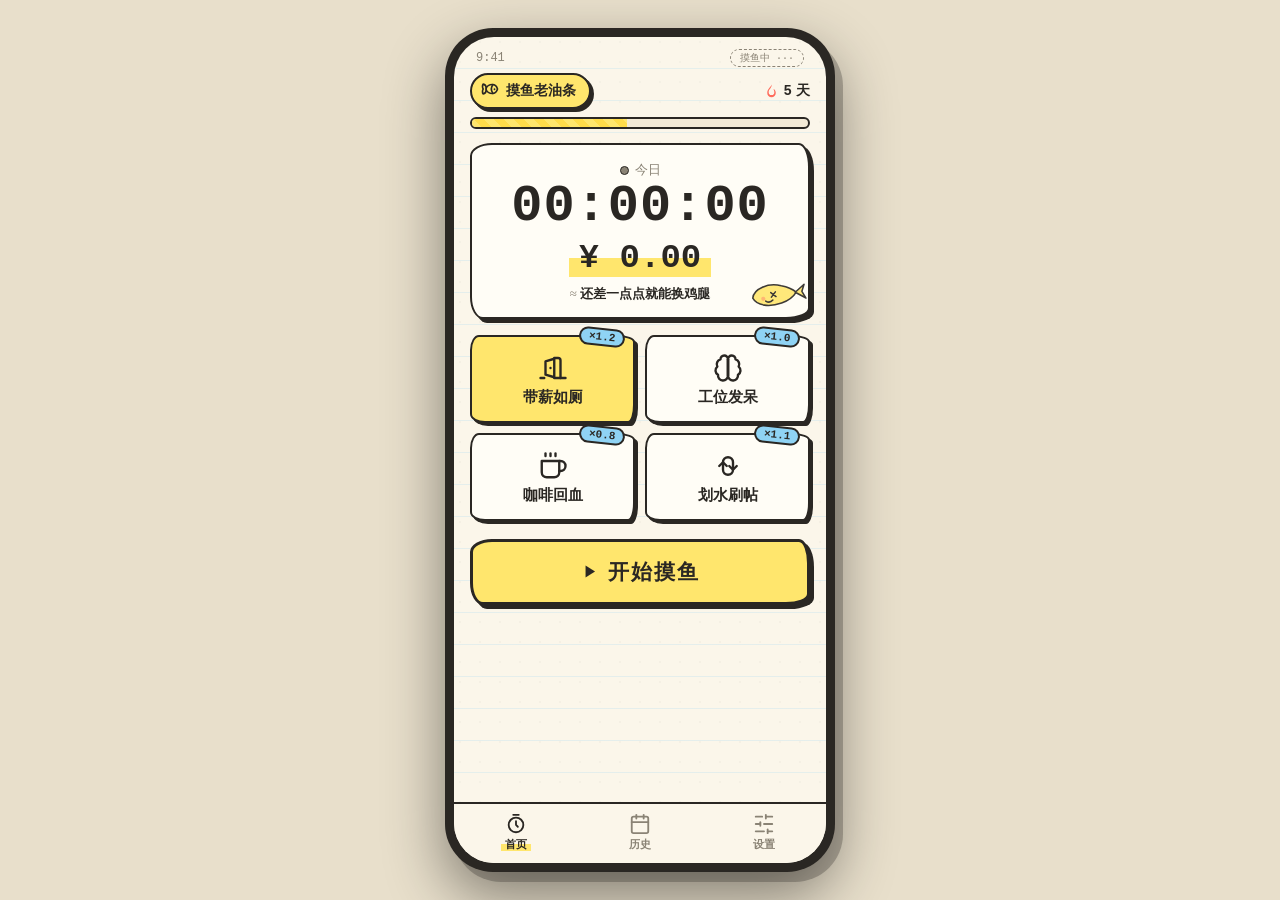
<file: index.html>
<!DOCTYPE html>
<html lang="zh-CN">
<head>
<meta charset="UTF-8">
<meta name="viewport" content="width=device-width, initial-scale=1.0, viewport-fit=cover">
<title>摸鱼战绩计算器</title>
<link rel="stylesheet" href="styles.css">
</head>
<body data-page="home">
<div class="stage"><div class="phone"><div class="screen">
  <main class="page">
    <div class="statusbar"><span>9:41</span><span class="capsule">摸鱼中 ···</span></div>

    <!-- HUD -->
    <div class="hud rise">
      <div class="lv-chip"><span id="homeLvIcon"></span><span id="homeLv">摸鱼新手</span></div>
      <div class="streak"><svg viewBox="0 0 24 24" stroke="currentColor" stroke-width="0"><path d="M12 2c1 5-4 6-4 11a4 4 0 0 0 8 0c0-2-1-3-1-5 3 2 3 5 3 6a6 6 0 0 1-12 0c0-6 5-8 6-12z"/></svg><span id="streakNum">3</span>天</div>
    </div>
    <div class="xp rise"><i id="homeXp" style="width:0%"></i></div>

    <!-- 今日战绩 -->
    <div class="hero rise">
      <div class="dot-row"><span class="live-dot"></span><span class="t-lbl" id="liveLbl">今日</span></div>
      <div class="time" id="tTime">00:00:00</div>
      <div class="money" id="tMoney">¥ 0.00</div>
      <div class="eq" id="tEq">≈ <b>还差一点点就能换鸡腿</b></div>
      <div class="session-tag" id="sessionTag" style="display:none;"><span></span></div>
      <svg class="mascot" viewBox="0 0 120 84" fill="none" aria-hidden="true">
        <path d="M16 46 C20 28 50 20 74 30 C88 35 96 41 101 46 C96 52 86 60 70 63 C46 68 22 62 16 46 Z" fill="#FFE66D" stroke="#2A2723" stroke-width="3" stroke-linejoin="round"/>
        <path d="M99 46 L118 33 L112 46 L118 60 Z" fill="#FFE66D" stroke="#2A2723" stroke-width="3" stroke-linejoin="round"/>
        <path d="M52 40 l9 9 M61 40 l-9 9" stroke="#2A2723" stroke-width="3" stroke-linecap="round"/>
        <path d="M40 55 q7 6 14 0" stroke="#2A2723" stroke-width="3" stroke-linecap="round" fill="none"/>
        <circle cx="36" cy="50" r="4" fill="#FF6B5B" opacity=".45"/>
      </svg>
    </div>

    <!-- 赛道 -->
    <div class="type-grid rise" id="typeGrid"></div>

    <div class="home-actions rise">
      <button class="btn-big btn-start" id="mainBtn">开始摸鱼</button>
      <button class="btn-ghost" id="btnEnd" style="display:none;">收工结算</button>
    </div>
  </main>

  <div class="modal-mask" id="settleModal">
    <div class="modal">
      <div class="tape"></div>
      <h3>今日结算</h3>
      <div class="m-time" id="mTime">00:00:00</div>
      <div class="m-money" id="mMoney">¥ 0.00</div>
      <div class="m-quip" id="mQuip"></div>
      <div class="m-actions">
        <button class="btn-big secondary" id="mClose">完成</button>
        <a class="btn-big btn-start" href="share.html">出战报</a>
      </div>
    </div>
  </div>

  <nav class="tabbar">
    <a class="tab" data-nav="home" href="index.html"><svg viewBox="0 0 24 24" fill="none" stroke="currentColor" stroke-linecap="round" stroke-linejoin="round"><circle cx="12" cy="13" r="8"/><path d="M12 9v4l2 2"/><path d="M9 2h6"/></svg><span>首页</span></a>
    <a class="tab" data-nav="history" href="history.html"><svg viewBox="0 0 24 24" fill="none" stroke="currentColor" stroke-linecap="round" stroke-linejoin="round"><rect width="18" height="18" x="3" y="4" rx="2"/><path d="M16 2v4"/><path d="M8 2v4"/><path d="M3 10h18"/></svg><span>历史</span></a>
    <a class="tab" data-nav="settings" href="settings.html"><svg viewBox="0 0 24 24" fill="none" stroke="currentColor" stroke-linecap="round" stroke-linejoin="round"><line x1="21" x2="14" y1="4" y2="4"/><line x1="10" x2="3" y1="4" y2="4"/><line x1="21" x2="12" y1="12" y2="12"/><line x1="8" x2="3" y1="12" y2="12"/><line x1="21" x2="16" y1="20" y2="20"/><line x1="12" x2="3" y1="20" y2="20"/><line x1="14" x2="14" y1="2" y2="6"/><line x1="8" x2="8" y1="10" y2="14"/><line x1="16" x2="16" y1="18" y2="22"/></svg><span>设置</span></a>
  </nav>
</div></div></div>
<script src="mock.js"></script>
<script src="app.js"></script>
</body>
</html>
</file>
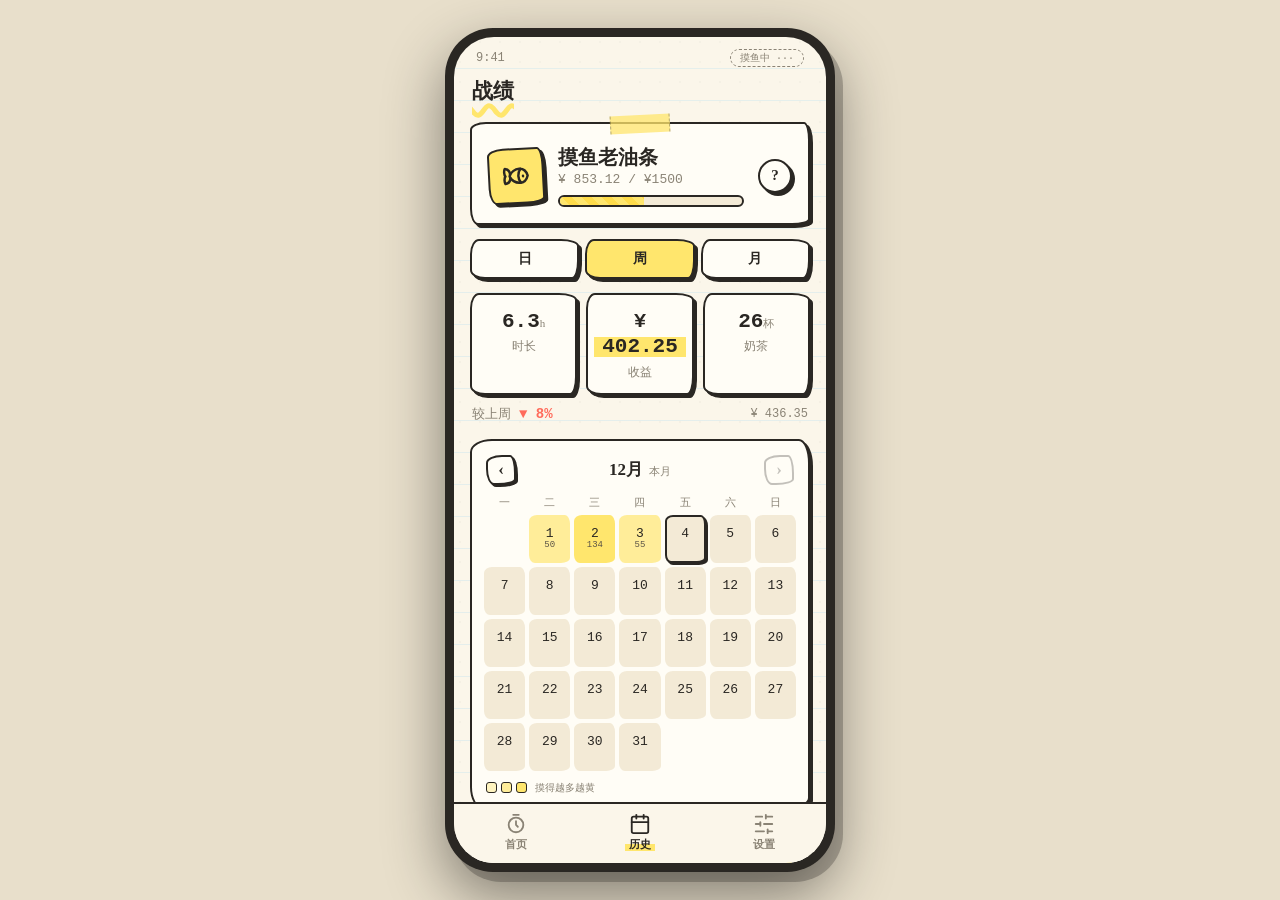
<file: history.html>
<!DOCTYPE html>
<html lang="zh-CN">
<head>
<meta charset="UTF-8">
<meta name="viewport" content="width=device-width, initial-scale=1.0, viewport-fit=cover">
<title>历史战绩 · 摸鱼战绩计算器</title>
<link rel="stylesheet" href="styles.css">
</head>
<body data-page="history">
<div class="stage"><div class="phone"><div class="screen">
  <main class="page">
    <div class="statusbar"><span>9:41</span><span class="capsule">摸鱼中 ···</span></div>

    <div class="page-head rise"><h1>战绩</h1></div>

    <div class="card level-card rise">
      <div class="tape"></div>
      <div class="lv-icon" id="lvIcon"></div>
      <div style="flex:1;min-width:0;">
        <div class="lv-name" id="lvName">摸鱼新手</div>
        <div class="lv-range" id="lvTotal">¥0 / ¥10</div>
        <div class="bar"><i id="lvBar" style="width:0%"></i></div>
      </div>
      <button class="lv-info" id="btnLvInfo" title="等级说明">?</button>
    </div>

    <!-- 日 / 周 / 月 -->
    <div class="seg seg-sm range-seg rise" id="rangeSeg">
      <button data-range="day">日</button>
      <button data-range="week">周</button>
      <button data-range="month">月</button>
    </div>

    <div class="stat-row rise">
      <div class="stat"><div class="s-v" id="mHours">0<small>h</small></div><div class="s-k">时长</div></div>
      <div class="stat"><div class="s-v hi" id="mMoney">¥0</div><div class="s-k">收益</div></div>
      <div class="stat"><div class="s-v" id="mCups">0<small>杯</small></div><div class="s-k">奶茶</div></div>
    </div>

    <div class="cmp rise" id="cmpLine"></div>

    <!-- 月历 -->
    <div class="cal rise">
      <div class="cal-head">
        <button class="cal-nav" id="calPrev" aria-label="上个月">‹</button>
        <div class="cal-title" id="calTitle">10月<small>本月</small></div>
        <button class="cal-nav" id="calNext" aria-label="下个月" disabled>›</button>
      </div>
      <div class="cal-week"><span>一</span><span>二</span><span>三</span><span>四</span><span>五</span><span>六</span><span>日</span></div>
      <div class="cal-grid" id="calGrid"></div>
      <div class="cal-legend"><i class="lg1"></i><i class="lg2"></i><i class="lg3"></i><span>摸得越多越黄</span></div>
    </div>

    <div class="card cal-detail rise" id="calDetail"></div>
  </main>

  <!-- 等级说明 -->
  <div class="modal-mask" id="lvModal">
    <div class="modal modal-wide">
      <div class="tape"></div>
      <h3>等级说明</h3>
      <div class="lv-list" id="lvList"></div>
      <div class="m-actions" style="margin-top:14px;">
        <button class="btn-big secondary" id="lvClose">知道了</button>
      </div>
    </div>
  </div>

  <nav class="tabbar">
    <a class="tab" data-nav="home" href="index.html"><svg viewBox="0 0 24 24" fill="none" stroke="currentColor" stroke-linecap="round" stroke-linejoin="round"><circle cx="12" cy="13" r="8"/><path d="M12 9v4l2 2"/><path d="M9 2h6"/></svg><span>首页</span></a>
    <a class="tab" data-nav="history" href="history.html"><svg viewBox="0 0 24 24" fill="none" stroke="currentColor" stroke-linecap="round" stroke-linejoin="round"><rect width="18" height="18" x="3" y="4" rx="2"/><path d="M16 2v4"/><path d="M8 2v4"/><path d="M3 10h18"/></svg><span>历史</span></a>
    <a class="tab" data-nav="settings" href="settings.html"><svg viewBox="0 0 24 24" fill="none" stroke="currentColor" stroke-linecap="round" stroke-linejoin="round"><line x1="21" x2="14" y1="4" y2="4"/><line x1="10" x2="3" y1="4" y2="4"/><line x1="21" x2="12" y1="12" y2="12"/><line x1="8" x2="3" y1="12" y2="12"/><line x1="21" x2="16" y1="20" y2="20"/><line x1="12" x2="3" y1="20" y2="20"/><line x1="14" x2="14" y1="2" y2="6"/><line x1="8" x2="8" y1="10" y2="14"/><line x1="16" x2="16" y1="18" y2="22"/></svg><span>设置</span></a>
  </nav>
</div></div></div>
<script src="mock.js"></script>
<script src="app.js"></script>
</body>
</html>
</file>
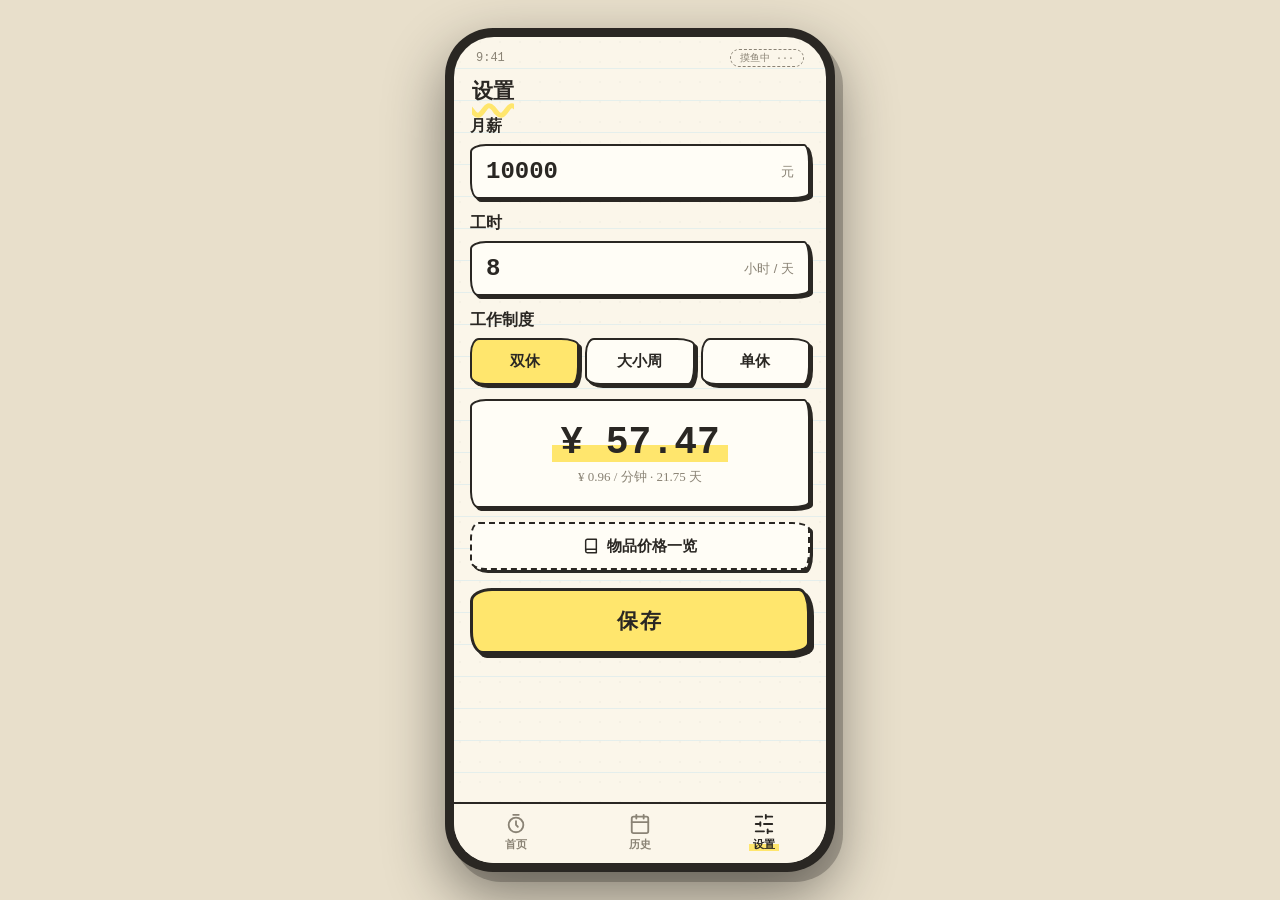
<file: settings.html>
<!DOCTYPE html>
<html lang="zh-CN">
<head>
<meta charset="UTF-8">
<meta name="viewport" content="width=device-width, initial-scale=1.0, viewport-fit=cover">
<title>设置 · 摸鱼战绩计算器</title>
<link rel="stylesheet" href="styles.css">
</head>
<body data-page="settings">
<div class="stage"><div class="phone"><div class="screen">
  <main class="page">
    <div class="statusbar"><span>9:41</span><span class="capsule">摸鱼中 ···</span></div>

    <div class="page-head rise"><h1>设置</h1></div>

    <div class="field rise">
      <div class="f-lbl">月薪</div>
      <div class="input-wrap"><input id="fSalary" type="number" inputmode="decimal" placeholder="10000"><span class="unit">元</span></div>
    </div>

    <div class="field rise">
      <div class="f-lbl">工时</div>
      <div class="input-wrap"><input id="fHours" type="number" inputmode="decimal" placeholder="8"><span class="unit">小时 / 天</span></div>
    </div>

    <div class="field rise">
      <div class="f-lbl">工作制度</div>
      <div class="seg" id="schemeSeg">
        <button data-scheme="double">双休</button>
        <button data-scheme="bigsm">大小周</button>
        <button data-scheme="single">单休</button>
      </div>
    </div>

    <div class="card rate-card rise">
      <div class="r-main" id="rHour">¥ --</div>
      <div class="r-sub" id="rMinute"></div>
    </div>

    <button class="btn-ghost rise" id="btnPrice" style="margin-top:14px;">
      <svg width="16" height="16" viewBox="0 0 24 24" fill="none" stroke="currentColor" stroke-width="2.2" stroke-linecap="round" stroke-linejoin="round"><path d="M4 19.5v-15A2.5 2.5 0 0 1 6.5 2H20v20H6.5a2.5 2.5 0 0 1 0-5H20"/></svg>
      物品价格一览
    </button>

    <div class="home-actions rise">
      <button class="btn-big btn-start" id="saveBtn">保存</button>
    </div>
  </main>

  <nav class="tabbar">
    <a class="tab" data-nav="home" href="index.html"><svg viewBox="0 0 24 24" fill="none" stroke="currentColor" stroke-linecap="round" stroke-linejoin="round"><circle cx="12" cy="13" r="8"/><path d="M12 9v4l2 2"/><path d="M9 2h6"/></svg><span>首页</span></a>
    <a class="tab" data-nav="history" href="history.html"><svg viewBox="0 0 24 24" fill="none" stroke="currentColor" stroke-linecap="round" stroke-linejoin="round"><rect width="18" height="18" x="3" y="4" rx="2"/><path d="M16 2v4"/><path d="M8 2v4"/><path d="M3 10h18"/></svg><span>历史</span></a>
    <a class="tab" data-nav="settings" href="settings.html"><svg viewBox="0 0 24 24" fill="none" stroke="currentColor" stroke-linecap="round" stroke-linejoin="round"><line x1="21" x2="14" y1="4" y2="4"/><line x1="10" x2="3" y1="4" y2="4"/><line x1="21" x2="12" y1="12" y2="12"/><line x1="8" x2="3" y1="12" y2="12"/><line x1="21" x2="16" y1="20" y2="20"/><line x1="12" x2="3" y1="20" y2="20"/><line x1="14" x2="14" y1="2" y2="6"/><line x1="8" x2="8" y1="10" y2="14"/><line x1="16" x2="16" y1="18" y2="22"/></svg><span>设置</span></a>
  </nav>
</div></div></div>
<script src="mock.js"></script>
<script src="app.js"></script>
</body>
</html>
</file>
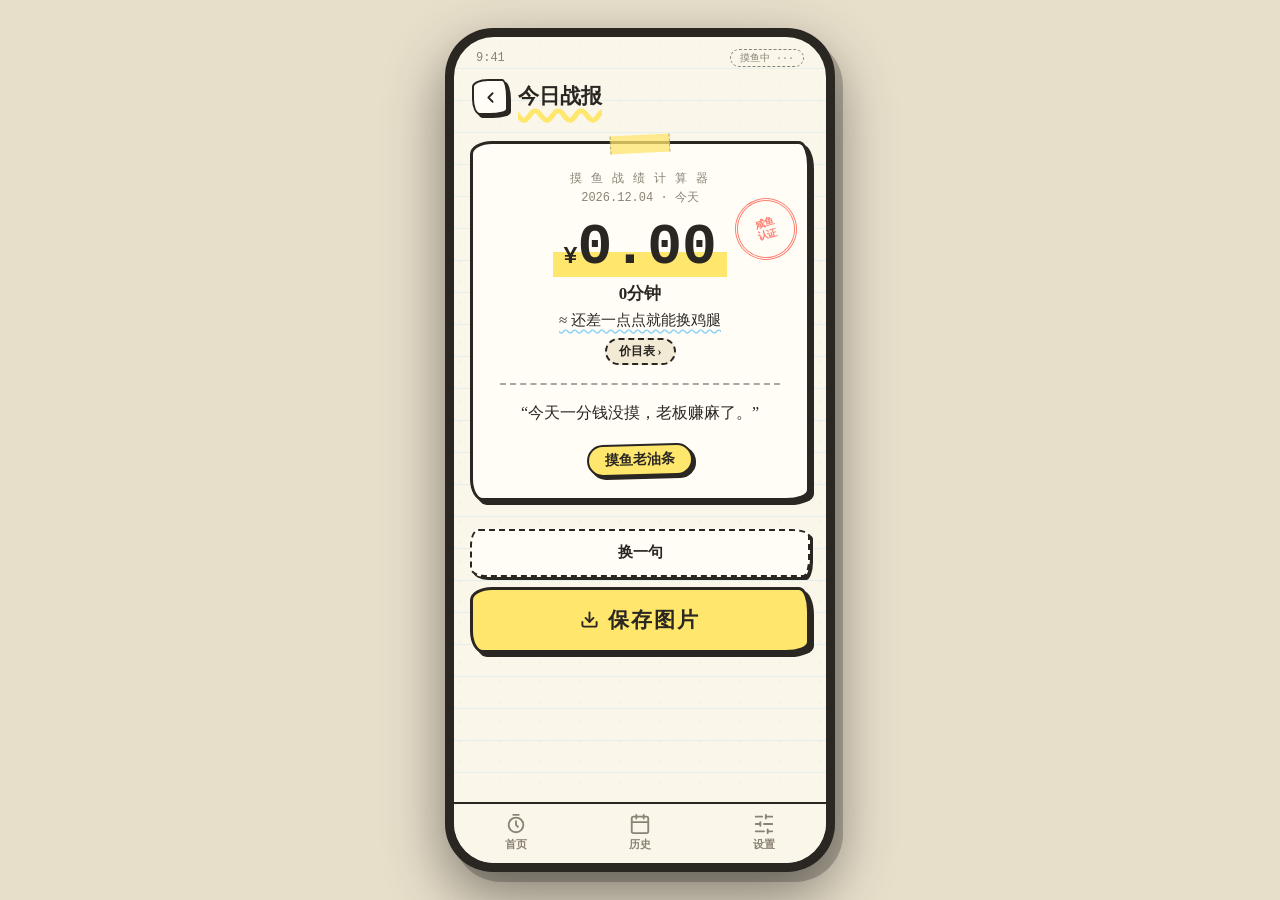
<file: share.html>
<!DOCTYPE html>
<html lang="zh-CN">
<head>
<meta charset="UTF-8">
<meta name="viewport" content="width=device-width, initial-scale=1.0, viewport-fit=cover">
<title>今日战报 · 摸鱼战绩计算器</title>
<link rel="stylesheet" href="styles.css">
</head>
<body data-page="share">
<div class="stage"><div class="phone"><div class="screen">
  <main class="page">
    <div class="statusbar"><span>9:41</span><span class="capsule">摸鱼中 ···</span></div>

    <div class="page-head rise">
      <a class="back" href="index.html"><svg width="17" height="17" viewBox="0 0 24 24" fill="none" stroke="currentColor" stroke-width="2.6" stroke-linecap="round" stroke-linejoin="round"><path d="m15 18-6-6 6-6"/></svg></a>
      <h1>今日战报</h1>
    </div>

    <div class="report-card rise">
      <div class="tape"></div>
      <div class="stamp">咸鱼<br>认证</div>
      <div class="rc-brand">摸 鱼 战 绩 计 算 器</div>
      <div class="rc-date" id="rcDate"></div>
      <div class="rc-money" id="rcMoney"><small>¥</small>0.00</div>
      <div class="rc-dur" id="rcDur">0分钟</div>
      <div class="rc-eq" id="rcEq"></div>
      <button class="price-entry" id="btnPrice">价目表 ›</button>
      <div class="rc-quip" id="rcQuip"></div>
      <div class="rc-level" id="rcLevel">摸鱼新手</div>
    </div>

    <div class="report-actions rise">
      <button class="btn-ghost" id="btnQuip">换一句</button>
      <button class="btn-big btn-start" id="btnSave">
        <svg width="19" height="19" viewBox="0 0 24 24" fill="none" stroke="currentColor" stroke-width="2.4" stroke-linecap="round" stroke-linejoin="round"><path d="M21 15v4a2 2 0 0 1-2 2H5a2 2 0 0 1-2-2v-4"/><path d="m7 10 5 5 5-5"/><path d="M12 15V3"/></svg>
        保存图片
      </button>
    </div>
  </main>

  <nav class="tabbar">
    <a class="tab" data-nav="home" href="index.html"><svg viewBox="0 0 24 24" fill="none" stroke="currentColor" stroke-linecap="round" stroke-linejoin="round"><circle cx="12" cy="13" r="8"/><path d="M12 9v4l2 2"/><path d="M9 2h6"/></svg><span>首页</span></a>
    <a class="tab" data-nav="history" href="history.html"><svg viewBox="0 0 24 24" fill="none" stroke="currentColor" stroke-linecap="round" stroke-linejoin="round"><rect width="18" height="18" x="3" y="4" rx="2"/><path d="M16 2v4"/><path d="M8 2v4"/><path d="M3 10h18"/></svg><span>历史</span></a>
    <a class="tab" data-nav="settings" href="settings.html"><svg viewBox="0 0 24 24" fill="none" stroke="currentColor" stroke-linecap="round" stroke-linejoin="round"><line x1="21" x2="14" y1="4" y2="4"/><line x1="10" x2="3" y1="4" y2="4"/><line x1="21" x2="12" y1="12" y2="12"/><line x1="8" x2="3" y1="12" y2="12"/><line x1="21" x2="16" y1="20" y2="20"/><line x1="12" x2="3" y1="20" y2="20"/><line x1="14" x2="14" y1="2" y2="6"/><line x1="8" x2="8" y1="10" y2="14"/><line x1="16" x2="16" y1="18" y2="22"/></svg><span>设置</span></a>
  </nav>
</div></div></div>
<script src="mock.js"></script>
<script src="app.js"></script>
</body>
</html>
</file>
<file: styles.css>
/* ============================================================
 * 咸鱼涂鸦 · 游戏面板版
 * 原则：大字优先、少字、可点区域大、像游戏 HUD
 * ============================================================ */
:root{
  --paper:#FBF6EA; --paper2:#F3EAD6; --card:#FFFDF6;
  --ink:#2A2723; --ink-soft:#8A8375;
  --hi:#FFE66D; --sea:#8FD3F4; --coral:#FF6B5B; --mint:#7BC47F;
  --doodle:"Chalkboard SE","Comic Sans MS","STKaiti","KaiTi","楷体",cursive;
  --body:"PingFang SC","Microsoft YaHei","Hiragino Sans GB",sans-serif;
  --marker:"Comic Sans MS","Chalkboard SE","Marker Felt","Courier New",monospace;
  --r1:16px 6px 18px 8px / 8px 18px 6px 16px;
  --r2:9px 18px 7px 15px / 15px 7px 18px 9px;
  --r3:22px 11px 24px 13px / 13px 24px 11px 22px;
  --hard:4px 4px 0 var(--ink);
  --hard-sm:3px 3px 0 var(--ink);
}
*{margin:0;padding:0;box-sizing:border-box;-webkit-tap-highlight-color:transparent;}
html,body{height:100%;}
body{background:#E8DFCB;font-family:var(--body);color:var(--ink);display:flex;align-items:center;justify-content:center;min-height:100vh;}

.stage{display:flex;align-items:center;justify-content:center;padding:24px;}
.phone{width:390px;height:min(844px,94vh);background:var(--ink);border-radius:48px;padding:9px;
  box-shadow:8px 10px 0 rgba(42,39,35,.28),0 24px 60px rgba(0,0,0,.45);}
.screen{position:relative;width:100%;height:100%;background:var(--paper);border-radius:40px;overflow:hidden;display:flex;flex-direction:column;}
.screen::before{content:"";position:absolute;inset:0;z-index:0;pointer-events:none;opacity:.5;
  background:
    repeating-linear-gradient(180deg,transparent 0 31px,rgba(143,211,244,.4) 31px 32px),
    radial-gradient(circle at 6px 5px,rgba(42,39,35,.05) 1px,transparent 1.1px);
  background-size:auto,20px 20px;}
@media (max-width:480px){
  body{display:block;} .stage{padding:0;}
  .phone{width:100%;height:100vh;height:100dvh;border-radius:0;padding:0;box-shadow:none;}
  .screen{border-radius:0;}
}

.page{flex:1;overflow-y:auto;position:relative;z-index:1;padding:0 16px calc(84px + env(safe-area-inset-bottom));scrollbar-width:none;}
.page::-webkit-scrollbar{display:none;}

/* 顶部：只留时间 */
.statusbar{display:flex;justify-content:space-between;align-items:center;padding:12px 6px 2px;
  font-size:12px;color:var(--ink-soft);font-family:var(--marker);}
.statusbar .capsule{border:1.5px dashed var(--ink-soft);border-radius:99px;padding:1px 9px;font-size:10px;}

.page-head{display:flex;align-items:center;gap:10px;padding:10px 2px 12px;}
.page-head h1{font-family:var(--doodle);font-size:21px;font-weight:700;line-height:1.2;
  text-decoration:underline;text-decoration-style:wavy;text-decoration-color:var(--hi);text-decoration-thickness:5px;text-underline-offset:6px;}
.page-head .date{margin-left:auto;font-size:11px;color:var(--ink-soft);font-family:var(--doodle);}
.page-head .back{width:36px;height:36px;border-radius:var(--r1);border:2.5px solid var(--ink);background:var(--card);
  display:flex;align-items:center;justify-content:center;color:var(--ink);text-decoration:none;box-shadow:var(--hard-sm);}
.page-head .back:active{transform:translate(2px,2px);box-shadow:none;}

.card{position:relative;background:var(--card);border:2.5px solid var(--ink);border-radius:var(--r1);padding:16px;box-shadow:var(--hard-sm);}
.tape{position:absolute;top:-9px;left:50%;width:60px;height:18px;transform:translateX(-50%) rotate(-3deg);
  background:rgba(255,230,109,.75);border-left:1px dashed rgba(42,39,35,.35);border-right:1px dashed rgba(42,39,35,.35);}
.mono{font-family:var(--marker);font-variant-numeric:tabular-nums;}

@keyframes pop{0%{opacity:0;transform:translateY(12px) rotate(-1.5deg) scale(.97);}100%{opacity:1;transform:none;}}
.rise{animation:pop .42s cubic-bezier(.34,1.5,.5,1) both;}
.rise:nth-child(2){animation-delay:.05s}.rise:nth-child(3){animation-delay:.1s}
.rise:nth-child(4){animation-delay:.15s}.rise:nth-child(5){animation-delay:.2s}

/* ---------- 按钮 ---------- */
.btn-big{display:flex;align-items:center;justify-content:center;gap:9px;width:100%;height:66px;
  border:3px solid var(--ink);border-radius:var(--r3);font-family:var(--doodle);font-size:21px;font-weight:700;letter-spacing:2px;
  cursor:pointer;box-shadow:var(--hard);transition:transform .1s,box-shadow .1s;}
.btn-big:active{transform:translate(3px,3px);box-shadow:none;}
.btn-start{background:var(--hi);color:var(--ink);}
.btn-stop{background:var(--coral);color:#fff;}
.btn-ghost{display:flex;align-items:center;justify-content:center;gap:8px;width:100%;height:48px;margin-top:10px;
  background:var(--card);border:2.5px dashed var(--ink);border-radius:var(--r2);color:var(--ink);font-family:var(--doodle);
  font-size:15px;font-weight:700;cursor:pointer;text-decoration:none;box-shadow:var(--hard-sm);transition:transform .1s,box-shadow .1s;}
.btn-ghost:active{transform:translate(2px,2px);box-shadow:none;}

/* ---------- Tabbar ---------- */
.tabbar{position:absolute;left:0;right:0;bottom:0;z-index:10;display:flex;background:var(--paper);
  border-top:2.5px solid var(--ink);padding-bottom:env(safe-area-inset-bottom);}
.tab{flex:1;display:flex;flex-direction:column;align-items:center;gap:2px;padding:9px 0 11px;
  color:var(--ink-soft);text-decoration:none;font-size:11px;font-family:var(--doodle);font-weight:700;}
.tab svg{width:22px;height:22px;stroke-width:2;}
.tab.active{color:var(--ink);}
.tab.active span{background:linear-gradient(transparent 48%,var(--hi) 48% 92%,transparent 92%);padding:0 4px;}

/* ---------- Toast / 弹窗 ---------- */
.toast{position:absolute;top:20px;left:50%;transform:translateX(-50%) translateY(-90px) rotate(-2deg);z-index:50;
  background:var(--hi);border:2.5px solid var(--ink);color:var(--ink);font-family:var(--doodle);font-size:13px;font-weight:700;
  padding:9px 16px;border-radius:var(--r2);box-shadow:var(--hard-sm);transition:transform .32s cubic-bezier(.34,1.5,.5,1);
  white-space:nowrap;max-width:90%;}
.toast.show{transform:translateX(-50%) translateY(0) rotate(-2deg);}

.modal-mask{position:absolute;inset:0;z-index:40;background:rgba(42,39,35,.45);display:none;align-items:center;justify-content:center;padding:22px;}
.modal-mask.show{display:flex;}
.modal{position:relative;background:var(--card);border:3px solid var(--ink);border-radius:var(--r3);padding:28px 18px 18px;
  width:100%;text-align:center;box-shadow:var(--hard);animation:pop .3s cubic-bezier(.34,1.5,.5,1) both;}
.modal h3{font-family:var(--doodle);font-size:20px;letter-spacing:2px;}
.modal .m-time{font-family:var(--marker);font-size:30px;margin:6px 0 2px;color:var(--ink-soft);}
.modal .m-money{display:inline-block;font-family:var(--marker);font-size:44px;font-weight:700;padding:0 10px;margin-bottom:6px;
  background:linear-gradient(transparent 52%,var(--hi) 52% 96%,transparent 96%);}
.modal .m-quip{font-family:var(--doodle);font-size:14px;line-height:1.7;padding:12px 0 16px;}
.modal .m-actions{display:flex;gap:10px;}
.modal .m-actions .btn-big{height:52px;font-size:16px;letter-spacing:1px;flex:1;border-width:2.5px;text-decoration:none;}
.modal .m-actions .secondary{background:var(--card);color:var(--ink);}

/* ---------- 首页 HUD ---------- */
.hud{display:flex;align-items:center;gap:8px;margin-top:4px;}
.lv-chip{display:flex;align-items:center;gap:7px;background:var(--hi);border:2.5px solid var(--ink);border-radius:99px;
  padding:5px 13px 5px 9px;box-shadow:var(--hard-sm);font-family:var(--doodle);font-size:14px;font-weight:700;}
.lv-chip svg{width:18px;height:18px;stroke-width:2.2;}
.streak{margin-left:auto;display:flex;align-items:center;gap:4px;font-family:var(--marker);font-size:14px;font-weight:700;}
.streak svg{width:17px;height:17px;color:var(--coral);fill:var(--coral);}
.xp{height:12px;margin:8px 0 0;background:var(--paper2);border:2.5px solid var(--ink);border-radius:99px;overflow:hidden;}
.xp i{display:block;height:100%;background:repeating-linear-gradient(45deg,var(--hi) 0 7px,#FFDC4A 7px 14px);transition:width .5s;}

/* 主数值区 */
.hero{position:relative;text-align:center;padding:18px 10px 14px;margin-top:14px;
  background:var(--card);border:2.5px solid var(--ink);border-radius:var(--r3);box-shadow:var(--hard);}
.hero .dot-row{display:flex;align-items:center;justify-content:center;gap:6px;height:14px;}
.live-dot{width:9px;height:9px;border-radius:50%;background:var(--ink-soft);border:1.5px solid var(--ink);}
.live-dot.on{background:var(--coral);animation:blink 1.1s infinite;}
@keyframes blink{50%{opacity:.25;}}
.hero .t-lbl{font-family:var(--doodle);font-size:13px;color:var(--ink-soft);}
.hero .time{font-family:var(--marker);font-size:52px;font-weight:700;line-height:1.15;letter-spacing:1px;font-variant-numeric:tabular-nums;}
.hero .money{display:inline-block;font-family:var(--marker);font-size:34px;font-weight:700;padding:2px 10px;
  background:linear-gradient(transparent 50%,var(--hi) 50% 95%,transparent 95%);font-variant-numeric:tabular-nums;}
.hero .eq{margin-top:6px;font-family:var(--doodle);font-size:13px;color:var(--ink-soft);}
.hero .eq b{color:var(--ink);}
.session-tag{display:inline-flex;align-items:center;gap:5px;margin-top:8px;background:var(--card);
  border:2px solid var(--ink);border-radius:99px;padding:3px 11px;font-size:12px;font-family:var(--doodle);font-weight:700;}
.session-tag::before{content:"";width:7px;height:7px;border-radius:50%;background:var(--coral);}
.mascot{position:absolute;right:2px;bottom:2px;width:62px;height:44px;transform:rotate(-8deg);pointer-events:none;opacity:.9;}

/* 赛道 */
.type-grid{display:grid;grid-template-columns:1fr 1fr;gap:10px;margin-top:16px;}
.type-card{position:relative;background:var(--card);border:2.5px solid var(--ink);border-radius:var(--r2);
  padding:16px 10px 14px;cursor:pointer;box-shadow:var(--hard-sm);text-align:center;
  transition:transform .12s,box-shadow .12s,background .12s;}
.type-card:active{transform:translate(2px,2px);box-shadow:none;}
.type-card.on{background:var(--hi);}
.type-card .t-name{display:flex;flex-direction:column;align-items:center;gap:5px;font-family:var(--doodle);font-size:15px;font-weight:700;}
.type-card .t-name svg{width:30px;height:30px;stroke-width:1.9;}
.type-card .t-coef{position:absolute;top:-9px;right:8px;font-family:var(--marker);font-size:11px;font-weight:700;
  background:var(--sea);border:2px solid var(--ink);border-radius:99px;padding:1px 8px;transform:rotate(6deg);}
.type-card.locked{opacity:.4;pointer-events:none;}
.home-actions{margin-top:18px;}

/* ---------- 设置 ---------- */
.field{margin-bottom:14px;}
.field .f-lbl{font-family:var(--doodle);font-size:16px;font-weight:700;margin-bottom:7px;}
.input-wrap{display:flex;align-items:center;background:var(--card);border:2.5px solid var(--ink);border-radius:var(--r1);
  padding:0 14px;box-shadow:var(--hard-sm);}
.input-wrap:focus-within{box-shadow:var(--hard-sm),0 0 0 3px rgba(255,230,109,.6);}
.input-wrap input{flex:1;background:none;border:none;outline:none;color:var(--ink);font-family:var(--marker);
  font-size:24px;font-weight:700;padding:12px 0;min-width:0;}
.input-wrap .unit{color:var(--ink-soft);font-size:13px;font-family:var(--body);white-space:nowrap;}

.seg{display:flex;gap:6px;}
.seg button{flex:1;border:2.5px solid var(--ink);background:var(--card);color:var(--ink);font-size:15px;font-weight:700;
  font-family:var(--doodle);padding:12px 0;border-radius:var(--r2);cursor:pointer;box-shadow:var(--hard-sm);
  transition:transform .1s,box-shadow .1s,background .15s;}
.seg button:active{transform:translate(2px,2px);box-shadow:none;}
.seg button.on{background:var(--hi);}

.rate-card{text-align:center;padding:20px 16px;margin-top:6px;}
.rate-card .r-main{display:inline-block;font-family:var(--marker);font-size:38px;font-weight:700;padding:0 8px;
  background:linear-gradient(transparent 55%,var(--hi) 55% 95%,transparent 95%);}
.rate-card .r-sub{margin-top:4px;font-family:var(--doodle);font-size:13px;color:var(--ink-soft);}
.rate-card .r-sub b{color:var(--ink);}

/* ---------- 历史 ---------- */
.level-card{display:flex;align-items:center;gap:14px;padding:20px 16px 16px;margin-top:6px;}
.level-card .lv-icon{width:56px;height:56px;border-radius:var(--r1);background:var(--hi);border:2.5px solid var(--ink);
  display:flex;align-items:center;justify-content:center;flex-shrink:0;box-shadow:var(--hard-sm);transform:rotate(-3deg);}
.level-card .lv-icon svg{width:28px;height:28px;stroke-width:2.1;}
.level-card .lv-name{font-family:var(--doodle);font-size:20px;font-weight:700;}
.level-card .lv-range{font-family:var(--marker);font-size:13px;color:var(--ink-soft);margin-top:1px;}
.level-card .bar{height:12px;background:var(--paper2);border:2px solid var(--ink);border-radius:99px;margin-top:8px;overflow:hidden;}
.level-card .bar i{display:block;height:100%;background:repeating-linear-gradient(45deg,var(--hi) 0 7px,#FFDC4A 7px 14px);}

.stat-row{display:grid;grid-template-columns:repeat(3,1fr);gap:9px;margin-top:14px;}
.stat{background:var(--card);border:2.5px solid var(--ink);border-radius:var(--r2);padding:14px 6px 12px;text-align:center;box-shadow:var(--hard-sm);}
.stat .s-v{font-family:var(--marker);font-size:21px;font-weight:700;line-height:1.2;}
.stat .s-v small{font-size:11px;font-family:var(--doodle);font-weight:400;color:var(--ink-soft);}
.stat .s-v.hi{background:linear-gradient(transparent 55%,var(--hi) 55% 95%,transparent 95%);display:inline-block;padding:0 4px;}
.stat .s-k{font-family:var(--doodle);font-size:12px;color:var(--ink-soft);margin-top:4px;}

/* ---------- 月历 ---------- */
.cal{background:var(--card);border:2.5px solid var(--ink);border-radius:var(--r3);
  padding:14px 12px 12px;box-shadow:var(--hard-sm);margin-top:16px;}
.cal-head{display:flex;align-items:center;justify-content:space-between;padding:0 2px 10px;}
.cal-title{font-family:var(--doodle);font-size:17px;font-weight:700;}
.cal-title small{font-family:var(--body);font-size:11px;font-weight:400;color:var(--ink-soft);margin-left:6px;}
.cal-nav{width:30px;height:30px;border:2px solid var(--ink);border-radius:var(--r1);background:var(--card);
  color:var(--ink);font-family:var(--doodle);font-size:17px;font-weight:700;line-height:1;cursor:pointer;
  box-shadow:2px 2px 0 var(--ink);}
.cal-nav:active{transform:translate(2px,2px);box-shadow:none;}
.cal-nav:disabled{opacity:.28;box-shadow:none;cursor:default;}
.cal-week{display:grid;grid-template-columns:repeat(7,1fr);gap:4px;margin-bottom:5px;}
.cal-week span{text-align:center;font-size:11px;color:var(--ink-soft);font-family:var(--doodle);}
.cal-grid{display:grid;grid-template-columns:repeat(7,1fr);gap:4px;}
.cal-cell{height:48px;border:2px solid transparent;border-radius:8px 5px 9px 6px / 6px 9px 5px 8px;
  background:transparent;display:flex;flex-direction:column;align-items:center;justify-content:center;
  gap:1px;cursor:pointer;padding:0;font-family:var(--body);}
.cal-cell .cd{font-family:var(--marker);font-size:13px;line-height:1;color:var(--ink);}
.cal-cell .cm{font-family:var(--marker);font-size:9px;line-height:1;color:#5C5546;height:9px;}
.cal-cell.blank{visibility:hidden;cursor:default;}
.cal-cell.rest{background:var(--paper2);}
.cal-cell.lv1{background:rgba(255,230,109,.4);}
.cal-cell.lv2{background:rgba(255,230,109,.68);}
.cal-cell.lv3{background:var(--hi);}
.cal-cell.today{border-color:var(--ink);}
.cal-cell.sel{border-color:var(--ink);border-width:2.5px;box-shadow:2px 2px 0 var(--ink);}
.cal-cell:active{transform:translate(1px,1px);}
.cal-legend{display:flex;align-items:center;gap:4px;margin-top:10px;padding-left:2px;
  font-size:10px;color:var(--ink-soft);font-family:var(--doodle);}
.cal-legend i{width:11px;height:11px;border-radius:3px;border:1.5px solid var(--ink);}
.cal-legend .lg1{background:rgba(255,230,109,.4);}
.cal-legend .lg2{background:rgba(255,230,109,.68);}
.cal-legend .lg3{background:var(--hi);}
.cal-legend span{margin-left:4px;}

/* 选中日详情 */
.cal-detail{margin-top:12px;padding:15px 16px 16px;}
.cd-head{display:flex;align-items:center;gap:8px;}
.cd-date{font-family:var(--doodle);font-size:15px;font-weight:700;}
.cd-money{margin-left:auto;font-family:var(--marker);font-size:24px;font-weight:700;
  background:linear-gradient(transparent 55%,var(--hi) 55% 95%,transparent 95%);padding:0 4px;}
.cd-row{display:flex;flex-wrap:wrap;gap:6px 14px;margin-top:8px;font-family:var(--doodle);
  font-size:13px;color:var(--ink-soft);}
.cd-row b{font-family:var(--marker);color:var(--ink);font-size:14px;}

/* ---------- 战报 ---------- */
.report-card{position:relative;background:var(--card);border:3px solid var(--ink);border-radius:var(--r3);
  padding:26px 18px 22px;text-align:center;box-shadow:var(--hard);margin-top:14px;}
.report-card .rc-brand{font-family:var(--doodle);font-size:12px;letter-spacing:3px;color:var(--ink-soft);}
.report-card .rc-money{display:inline-block;font-family:var(--marker);font-size:58px;font-weight:700;line-height:1.1;margin:10px 0 2px;
  padding:0 10px;background:linear-gradient(transparent 56%,var(--hi) 56% 96%,transparent 96%);font-variant-numeric:tabular-nums;}
.report-card .rc-money small{font-size:24px;}
.report-card .rc-dur{font-family:var(--doodle);font-size:17px;font-weight:700;}
.report-card .rc-eq{margin-top:6px;font-family:var(--doodle);font-size:15px;color:var(--ink);
  text-decoration:underline;text-decoration-style:wavy;text-decoration-color:var(--sea);text-underline-offset:4px;}
.report-card .rc-quip{margin:18px auto 0;max-width:280px;font-family:var(--doodle);font-size:16px;line-height:1.8;
  border-top:2px dashed rgba(42,39,35,.4);padding-top:14px;}
.report-card .rc-level{display:inline-flex;align-items:center;gap:5px;margin-top:16px;background:var(--hi);
  border:2.5px solid var(--ink);font-family:var(--doodle);font-size:14px;font-weight:700;
  padding:5px 16px;border-radius:99px;box-shadow:var(--hard-sm);transform:rotate(-1.5deg);}
.stamp{position:absolute;right:10px;top:54px;width:62px;height:62px;border:3px double var(--coral);border-radius:50%;
  color:var(--coral);transform:rotate(-16deg);display:flex;align-items:center;justify-content:center;text-align:center;
  font-family:var(--doodle);font-size:10px;font-weight:700;line-height:1.2;opacity:.85;pointer-events:none;}
.report-actions{margin-top:18px;display:flex;flex-direction:column;gap:10px;}

/* ---------- 等级说明入口 ---------- */
.lv-info{flex-shrink:0;width:34px;height:34px;border:2.5px solid var(--ink);border-radius:50%;
  background:var(--card);color:var(--ink);font-family:var(--doodle);font-size:15px;font-weight:700;cursor:pointer;
  box-shadow:var(--hard-sm);line-height:1;}
.lv-info:active{transform:translate(2px,2px);box-shadow:none;}

/* ---------- 日 / 周 / 月 ---------- */
.seg-sm{margin:14px 0 0;}
.seg-sm button{font-size:14px;padding:9px 0;}

/* ---------- 环比 ---------- */
.cmp{display:flex;align-items:center;gap:8px;margin-top:10px;padding:0 2px;
  font-family:var(--doodle);font-size:13px;}
.cmp .cmp-k{color:var(--ink-soft);}
.cmp b{font-family:var(--marker);font-size:14px;}
.cmp.up b{color:#3E9B57;}
.cmp.down b{color:var(--coral);}
.cmp .cmp-prev{margin-left:auto;font-family:var(--marker);font-size:12px;color:var(--ink-soft);}

/* ---------- 等级说明弹窗 ---------- */
.modal-wide{text-align:left;padding:26px 16px 16px;max-height:82%;overflow-y:auto;}
.modal-wide h3{text-align:center;}
.lv-list{margin-top:16px;display:flex;flex-direction:column;gap:9px;}
.lv-row{display:flex;align-items:center;gap:10px;border:2px solid var(--ink);border-radius:var(--r2);
  padding:10px 11px;background:var(--card);}
.lv-row.on{background:var(--hi);border-width:2.5px;}
.lv-row-ico{width:34px;height:34px;flex-shrink:0;display:flex;align-items:center;justify-content:center;
  border:2px solid var(--ink);border-radius:var(--r1);background:var(--card);}
.lv-row-ico svg{width:18px;height:18px;stroke-width:2.1;}
.lv-row-txt{flex:1;min-width:0;}
.lv-row-name{font-family:var(--doodle);font-size:14px;font-weight:700;display:flex;align-items:center;gap:6px;}
.lv-now{font-family:var(--body);font-size:10px;font-weight:400;border:1.5px solid var(--ink);
  border-radius:99px;padding:0 6px;}
.lv-row-tip{font-size:11px;color:var(--ink-soft);margin-top:1px;font-family:var(--body);}
.lv-row.on .lv-row-tip{color:var(--ink);opacity:.75;}
.lv-row-range{flex-shrink:0;font-family:var(--marker);font-size:11px;color:var(--ink-soft);}
.lv-row.on .lv-row-range{color:var(--ink);}

/* ---------- 战报日期 / 价目表 ---------- */
.rc-date{font-family:var(--marker);font-size:12px;color:var(--ink-soft);margin-top:2px;}
.price-entry{margin-top:8px;border:2px dashed var(--ink);background:var(--paper2);border-radius:99px;
  padding:3px 12px;font-family:var(--doodle);font-size:12px;font-weight:700;color:var(--ink);cursor:pointer;}
.price-entry:active{transform:translate(1px,1px);}
.price-list{display:flex;flex-direction:column;gap:7px;margin-top:14px;}
.price-row{display:flex;align-items:center;gap:8px;border:2px solid var(--ink);border-radius:var(--r2);
  padding:9px 11px;background:var(--card);}
.price-row:nth-child(2n){transform:rotate(.6deg);}
.p-name{font-family:var(--doodle);font-size:14px;font-weight:700;white-space:nowrap;}
.p-name small{font-family:var(--body);font-size:11px;font-weight:400;color:var(--ink-soft);}
.p-min{margin-left:auto;font-family:var(--doodle);font-size:11px;color:var(--ink-soft);white-space:nowrap;}
.p-price{font-family:var(--marker);font-size:15px;font-weight:700;min-width:50px;text-align:right;
  background:linear-gradient(transparent 55%,var(--hi) 55% 95%,transparent 95%);padding:0 2px;}
.price-note{margin-top:10px;font-family:var(--doodle);font-size:12px;color:var(--ink-soft);text-align:center;}
</file>
